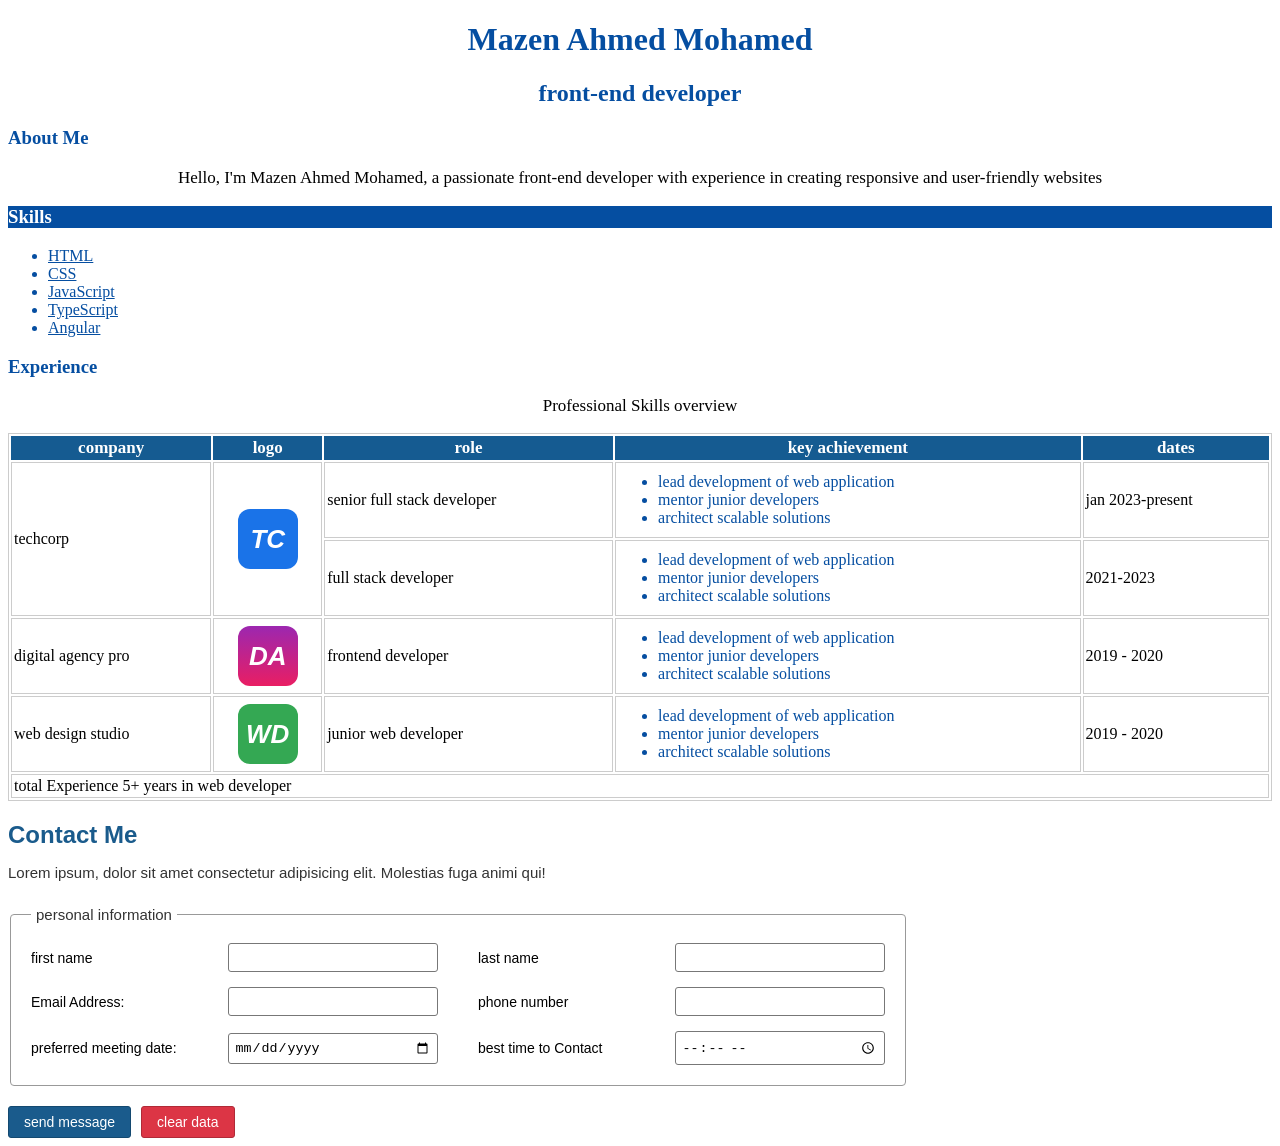
<file: task1/index.html>
<!DOCTYPE html>
<head>
<title>My portfolio</title>
<link rel="stylesheet" href="style.css">
</head>

<body>
<h1 class="center">Mazen Ahmed Mohamed</h1>
<h2 class="center">front-end developer</h2>
<div class="about">
    <h3>About Me</h3>
    <p>Hello, I'm Mazen Ahmed Mohamed, a passionate front-end developer with experience in creating responsive and user-friendly websites</p>
        <div class="skills">
            <h3 class="skills-title">Skills</h3>
            <ul>
                <li><u>HTML</u></li>
                <li><u>CSS</u></li>
                <li><u>JavaScript</u></li>
                 <li><u>TypeScript</u></li>
                <li><u>Angular</u></li>
            </ul>
</div>
</div>
<div class="experience">
    <h3>Experience</h3>
    <p class="experience-title">Professional Skills overview</p>

<table  >

    <tr >
        <th>company</th>
        <th>logo</th>
        <th>role</th>
        <th>key achievement</th>
        <th>dates</th>
    </tr>

    <tr>
        <td rowspan="2">techcorp</td>

        <td rowspan="2" >
            <div class="logo logo-tc">TC</div>
        </td>

        <td>senior full stack developer</td>

        <td>
            <ul>
                <li>lead development of web application</li>
                <li>mentor junior developers</li>
                <li>architect scalable solutions</li>
            </ul>
        </td>

        <td>jan 2023-present</td>
    </tr>

    <tr>
        <td>full stack developer</td>

        <td>
            <ul>
                <li>lead development of web application</li>
                <li>mentor junior developers</li>
                <li>architect scalable solutions</li>
            </ul>
        </td>

        <td>2021-2023</td>
    </tr>

    <tr>
        <td>digital agency pro</td>

        <td >
            <div class="logo logo-da">DA</div>
        </td>

        <td>frontend developer</td>

        <td>
            <ul>
                <li>lead development of web application</li>
                <li>mentor junior developers</li>
                <li>architect scalable solutions</li>
            </ul>
        </td>

        <td>2019 - 2020</td>
    </tr>

    <tr>
        <td>web design studio</td>

        <td >
            <div class="logo logo-wd">WD</div>
        </td>

        <td>junior web developer</td>

        <td>
            <ul>
                <li>lead development of web application</li>
                <li>mentor junior developers</li>
                <li>architect scalable solutions</li>
            </ul>
        </td>

        <td>2019 - 2020</td>
    </tr>

    <tr>
        <td colspan="5">
            total Experience 5+ years in web developer
        </td>
    </tr>

</table>
</div>
<div class="contact-section">
  <h2 class="contact-title">Contact Me</h2>
  <p class="contact-desc" >
    Lorem ipsum, dolor sit amet consectetur adipisicing elit.  Molestias fuga animi qui!
  </p>

  <form action="#" method="POST">
    <fieldset>
      <legend>personal information</legend>
      <div class="form-grid">
        
        <div class="form-group">
          <label for="first_name">first name</label>
          <input type="text" id="first_name" name="first_name" required>
        </div>
        
        <div class="form-group">
          <label for="last_name">last name</label>
          <input type="text" id="last_name" name="last_name" required>
        </div>
        
        <div class="form-group">
          <label for="email">Email Address:</label>
          <input type="email" id="email" name="email" required>
        </div>
        
        <div class="form-group">
          <label for="phone">phone number</label>
          <input type="tel" id="phone" name="phone">
        </div>
        
        <div class="form-group">
          <label for="meeting_date">preferred meeting date:</label>
          <input type="date" id="meeting_date" name="meeting_date">
        </div>
        
        <div class="form-group">
          <label for="best_time">best time to Contact</label>
          <input type="time" id="best_time" name="best_time">
        </div>
        
      </div>
    </fieldset>

    <div class="form-buttons">
      <button type="submit" class="btn-send">send message</button>
      <button type="reset" class="btn-clear">clear data</button>
    </div>
  </form>
</div>
</body>
</file>
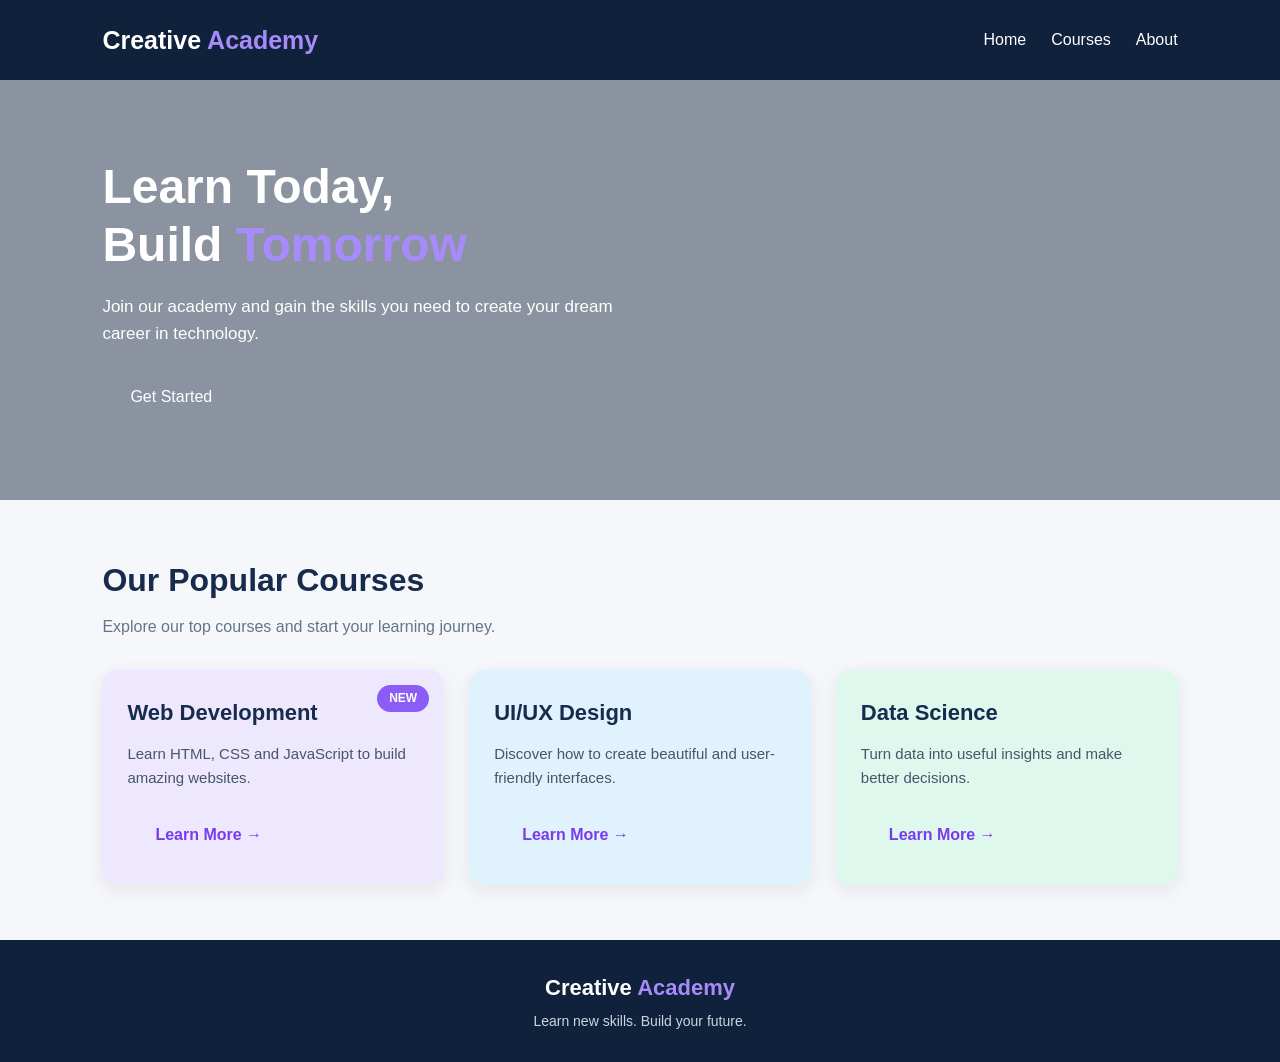
<file: task2/index.html>
<!DOCTYPE html>
<head>
    <meta name="viewport" content="width=device-width, initial-scale=1.0">
    <title>Creative Academy</title>
    <link rel="stylesheet" href="style.css">
</head>
<body>

    <nav class="navbar">
        <h2 class="logo">Creative <span>Academy</span></h2>

        <ul class="nav-links">
            <li><a href="#home">Home</a></li>
            <li><a href="#courses">Courses</a></li>
            <li><a href="#about">About</a></li>
        </ul>
    </nav>

    <section class="hero" id="home">
        <div class="hero-content">
            <h1>Learn Today,<br>Build <span>Tomorrow</span></h1>

            <p>
                Join our academy and gain the skills you need
                to create your dream career in technology.
            </p>

            <a href="#courses" class="btn">Get Started</a>
        </div>
    </section>

    <section class="courses" id="courses">
        <h2>Our Popular Courses</h2>

        <p class="section-description">
            Explore our top courses and start your learning journey.
        </p>

        <div class="cards-container">

            <div class="card card-one">
                <span class="badge">NEW</span>

                <h3>Web Development</h3>

                <p>
                    Learn HTML, CSS and JavaScript
                    to build amazing websites.
                </p>

                <a href="#courses" class="btn">Learn More →</a>
            </div>

            <div class="card card-two">
                <h3>UI/UX Design</h3>

                <p>
                    Discover how to create beautiful
                    and user-friendly interfaces.
                </p>

                <a href="#courses" class="btn">Learn More →</a>
            </div>

            <div class="card card-three">
                <h3>Data Science</h3>

                <p>
                    Turn data into useful insights
                    and make better decisions.
                </p>

                <a href="#courses" class="btn">Learn More →</a>
            </div>

        </div>
    </section>

    <footer class="footer" id="about">
        <h3>Creative <span>Academy</span></h3>
        <p>Learn new skills. Build your future.</p>
    </footer>


</body>
</file>
<file: task1/style.css>
.center {
    text-align: center;
    display: flex;
    justify-content: center;
    color: rgb(5, 78, 161);
}
h3{
    color: rgb(5, 78, 161);
}
.skills-title{
    color: white;
    background-color: rgb(5, 78, 161);
}
ul{
    color: rgb(5, 78, 161);
}
.experience-title {
    text-align: center;
    display: flex;
    justify-content: center;
    color: rgb(0, 0, 0);
}

table {
    width: 100%;
    border: 1px solid #ccc;
    border-spacing: 2px;
    table-layout: auto;
}

th {
    background-color: #155b91;
    color: white;
    font-size: 17px;
    font-weight: bold;
    text-align: center;
    padding: 2px;
}

td {
    border: 1px solid #ccc;
    padding: 2px;
    vertical-align: middle;
}

td ul {
    margin-top: 8px;
    margin-bottom: 8px;
}

td img {
    width: 90px;
    height: 90px;
    object-fit: cover;
    border-radius: 20px;
}

p {
    text-align: center;
    font-size: 17px;
}
.logo {
  width: 60px;
  height: 60px;
  border-radius: 12px;
  display: flex;
  justify-content: center;
  align-items: center;
  color: white;
  font-family: 'Segoe UI', Tahoma, Geneva, Verdana, sans-serif;
  font-size: 26px;
  font-weight: bold;
  font-style: italic;
  margin: 0 auto;
}

.logo-tc { background-color: #1a73e8; }
.logo-da { background: linear-gradient(to bottom, #9c27b0, #e91e63); }
.logo-wd { background-color: #34a853; }
.contact-section {
  font-family: 'Segoe UI', Tahoma, Geneva, Verdana, sans-serif;
  max-width: 900px;
  margin-top: 20px;
}

.contact-title {
  color: #1a5b8c;
  font-size: 24px;
  margin-bottom: 15px;
}

.contact-desc {
  color: #333;
  margin-bottom: 25px;
  font-size: 15px;
  text-align: left;
  margin-left: 0;
  width: 100%;
}

fieldset {
  border: 1px solid #999;
  padding: 20px;
  margin-bottom: 20px;
  border-radius: 4px; 
}

legend {
  padding: 0 5px;
  color: #333;
  font-size: 15px;
}

.form-grid {
  display: grid;
  grid-template-columns: 1fr 1fr;
  gap: 15px 40px;
}

.form-group {
  display: flex;
  justify-content: space-between;
  align-items: center;
}

.form-group label {
  flex: 1;
  font-size: 14px;
  color: #000;
  cursor: pointer; 
}

.form-group input {
  flex: 1;
  padding: 6px; 
  border: 1px solid #777;
  max-width: 200px;
  border-radius: 3px;
}

.form-group input:focus {
  outline: none;
  border-color: #1a5b8c; 
}

.form-buttons {
  display: flex;
  gap: 10px;
}

.btn-send, .btn-clear {
  padding: 7px 15px;
  cursor: pointer;
  font-size: 14px;
  border-radius: 3px;
  transition: 0.3s; 
}

.btn-send {
  background-color: #1a5b8c;
  color: white;
  border: 1px solid #144970;
}

.btn-send:hover {
  background-color: #144970;
}

.btn-clear {
  background-color: #dc3545;
  color: white;
  border: 1px solid #b02a37;
}

.btn-clear:hover {
  background-color: #b02a37;
}
</file>
<file: task2/style.css>
* {
    margin: 0;
    padding: 0;
    box-sizing: border-box;
}

html {
    scroll-behavior: smooth;
}

body {
    font-family: Arial, sans-serif;
    color: #172b4d;
    background-color: #f5f7fb;
    line-height: 1.6;
}

.navbar {
    display: flex;
    justify-content: space-between;
    align-items: center;
    padding: 20px 8%;
    background-color: #10213b;
    color: white;
}

.logo {
    font-size: 25px;
}

.logo span,
.footer span {
    color: #a78bfa;
}

.nav-links {
    display: flex;
    gap: 25px;
    list-style: none;
}

.nav-links a {
    color: white;
    text-decoration: none;
    transition: color 0.3s ease;
}

.nav-links a:hover {
    color: #a78bfa;
}

.hero {
    min-height: 420px;
    background-image: linear-gradient(rgba(10, 25, 50, 0.45), rgba(10, 25, 50, 0.45)), url("https://images.unsplash.com/photo-1500530855697-b586d89ba3ee?auto=format&fit=crop&w=1600&q=80");
    background-size: cover;
    background-position: center;
    display: flex;
    align-items: center;
    padding: 60px 8%;
    color: white;
}

.hero-content {
    max-width: 550px;
}

.hero h1 {
    font-size: 48px;
    line-height: 1.2;
    margin-bottom: 20px;
}

.hero h1 span {
    color: #a78bfa;
}

.hero p {
    font-size: 17px;
    margin-bottom: 25px;
}

.btn {
    display: inline-block;
    color: white;
    text-decoration: none;
    padding: 12px 28px;
    border-radius: 30px;
    transition: background-color 0.3s, transform 0.3s;
}

.btn:hover {
    transform: translateY(-3px);
}

.courses {
    padding: 55px 8%;
}

.courses > h2 {
    font-size: 32px;
    margin-bottom: 8px;
}

.section-description {
    color: #64748b;
    margin-bottom: 30px;
}

.cards-container {
    display: flex;
    gap: 25px;
}

.card {
    flex: 1;
    padding: 25px;
    border-radius: 15px;
    box-shadow: 0 5px 20px rgba(0, 0, 0, 0.08);
    position: relative;
    transition: transform 0.3s, box-shadow 0.3s;
}

.card-one {
    background-color: #eee8ff;
}

.card-two {
    background-color: #e0f2fe;
}

.card-three {
    background-color: #dff8ee;
}

.card:hover {
    transform: translateY(-8px);
    box-shadow: 0 12px 25px rgba(0, 0, 0, 0.15);
}

.card h3 {
    font-size: 22px;
    margin-bottom: 12px;
}

.card p {
    font-size: 15px;
    color: #475569;
    margin-bottom: 20px;
}

.card a {
    color: #7c3aed;
    text-decoration: none;
    font-weight: bold;
}

.card a:hover {
    color: #4c1d95;
}

.badge {
    position: absolute;
    top: 15px;
    right: 15px;
    background-color: #8b5cf6;
    color: white;
    padding: 4px 12px;
    border-radius: 20px;
    font-size: 12px;
    font-weight: bold;
}

.footer {
    background-color: #10213b;
    color: white;
    text-align: center;
    padding: 30px 20px;
}

.footer h3 {
    font-size: 22px;
    margin-bottom: 5px;
}

.footer p {
    font-size: 14px;
    color: #cbd5e1;
}

@media (max-width: 768px) {
    .navbar {
        flex-direction: column;
        gap: 15px;
    }

    .nav-links {
        gap: 18px;
    }

    .hero {
        min-height: 350px;
        padding: 40px 6%;
    }

    .hero h1 {
        font-size: 34px;
    }

    .courses {
        padding: 40px 6%;
    }

    .courses > h2 {
        font-size: 27px;
    }

    .cards-container {
        flex-direction: column;
    }

    .card {
        width: 100%;
    }
}
</file>
